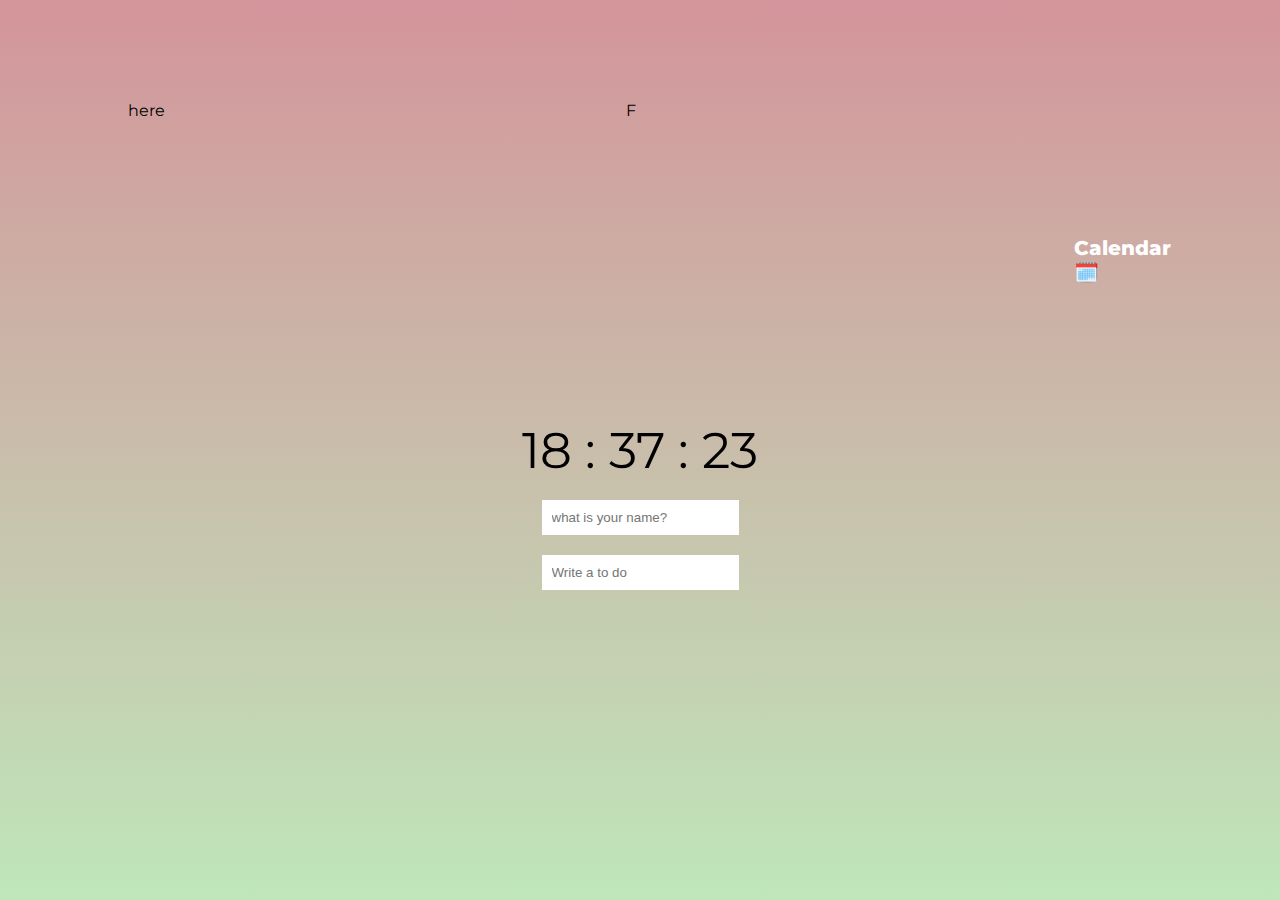
<file: index.html>
<!DOCTYPE html>
<html lang="en">
  <head>
    <meta charset="UTF-8" />
    <meta name="viewport" content="width=device-width, initial-scale=1.0" />
    <meta http-equiv="X-UA-Compatible" content="ie=edge" />
    <link
      rel="stylesheet"
      href="https://use.fontawesome.com/releases/v5.12.0/css/all.css"
      i
      ntegrity="sha384-REHJTs1r2ErKBuJB0fCK99gCYsVjwxHrSU0N7I1zl9vZbggVJXRMsv/sLlOAGb4M"
      crossorigin="anonymous"
    />
    <link rel="stylesheet" href="css/todo.css" />
    <link
      href="https://fonts.googleapis.com/css?family=Montserrat&display=swap"
      rel="stylesheet"
    />
    <title>Document</title>
  </head>
  <body>
    <div class="content"></div>
    <div class="info-container">
      
      <div class="timezone">here</div>
      <div class="tem-container">
        <h1 class="tem-degree"></h1>
        <span>F</span>
      </div>
      <div class="icon-container">
        <canvas class="icon" width="60" height="60"></canvas>
		<span class="descript"></span>
		<a href="calendar.html"> Calendar🗓️</a>
      </div>
 
      
      </div>
    </div>

    <div class="js-clock">
      <span>00:00</span>
    </div>
    <div class="todo-container">
      <form class="js-form form">
        <input
          type="text"
          placeholder="what is your name?"
          class="name-input"
        />
      </form>
      <h4 class="js-greetings greetings"></h4>

      <form class="js-toDoForm">
        <input type="text" placeholder="Write a to do" class="todo-input" />
      </form>
	  <ul class="js-toDoList"></ul>
	 
    </div>

    <script src="todo/todo.js"></script>
    <script src="todo/clock.js"></script>
    <script src="todo/greeting.js"></script>
    
    <script src="todo/skycons.js"></script>
    <script src="todo/weather.js"></script>
    <script src="calendar.js"></script>
  </body>
</html>
</file>
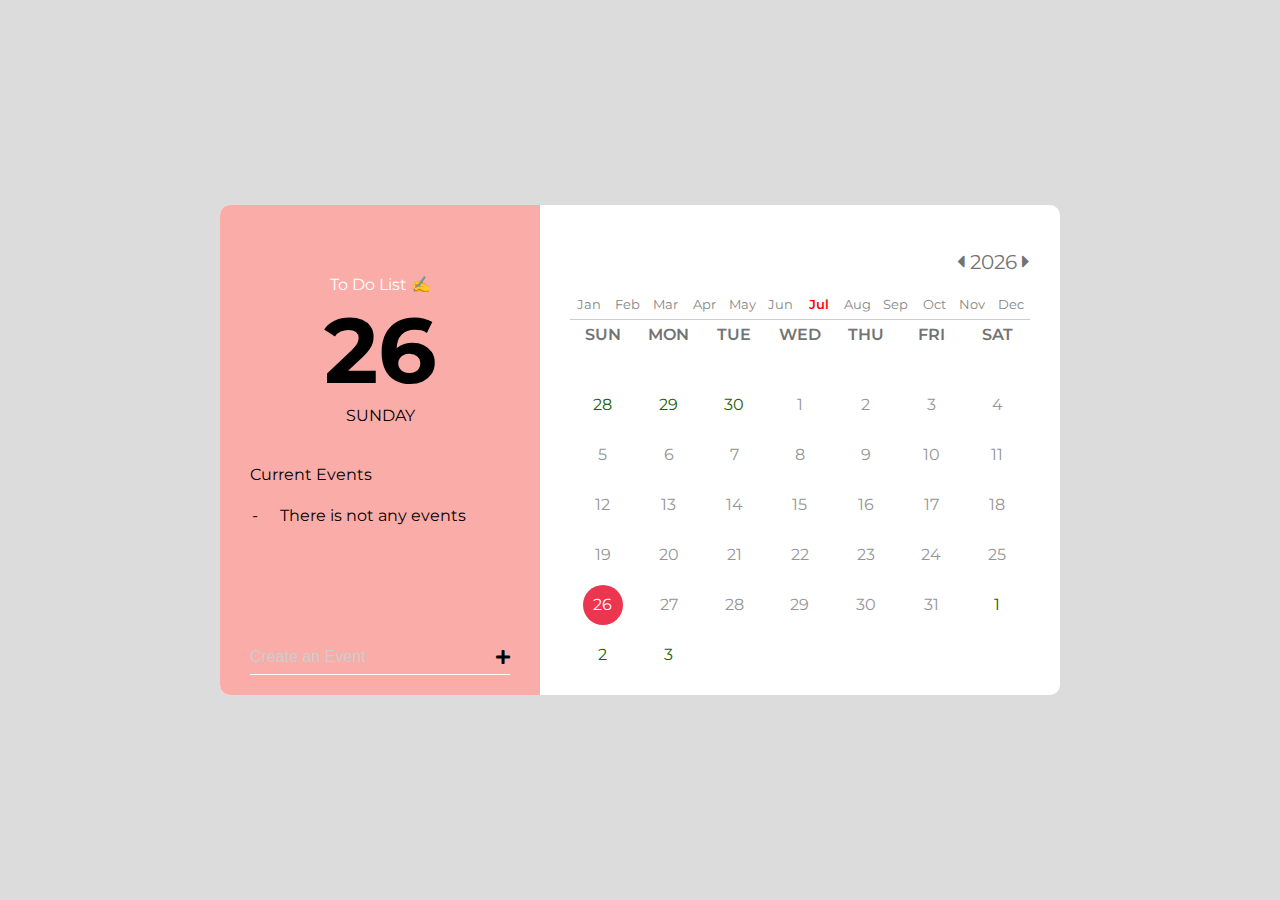
<file: calendar.html>
<!DOCTYPE html>
<html lang="en">
  <head>
    <meta charset="UTF-8" />
    <meta name="viewport" content="width=device-width, initial-scale=1.0" />
    <meta http-equiv="X-UA-Compatible" content="ie=edge" />
    <link
      href="https://fonts.googleapis.com/css?family=Montserrat&display=swap"
      rel="stylesheet"
    />
    <link
      rel="stylesheet"
      href="https://use.fontawesome.com/releases/v5.12.0/css/all.css"
      i
      ntegrity="sha384-REHJTs1r2ErKBuJB0fCK99gCYsVjwxHrSU0N7I1zl9vZbggVJXRMsv/sLlOAGb4M"
      crossorigin="anonymous"
    />
    <link rel="stylesheet" href="css/cal.css" />
    <title>Calendar</title>
  </head>
  <body>
    <div class="calendar disable-selection" id="calendar">
      <div class="left-side">
        <div class="current-day text-center">
          <a href="index.html">To Do List ✍️</a>
          <h1 class="calendar-left-side-day"></h1>
          <div class="calendar-left-side-day-of-week"></div>
        </div>

        <div class="current-day-events">
          <div>Current Events</div>
          <ul class="current-day-events-list">
            <li>event1</li>
          </ul>
        </div>
        <form class="add-event-day">
          <input
            type="text"
            class="add-event-day-field"
            placeholder="Create an Event"
          />
          <span
            class="fa fa-plus cursor-posinter add-event-day-field-btn"
          ></span>
        </form>
      </div>

      <div class="right-side">
        <div class="text-right calendar-change-year">
          <div class="calendar-change-year-slider">
            <span
              class="fa fa-caret-left cursor-pointer calendar-change-year-slider-prev"
            ></span>
            <span class="calendar-current-year"></span>
            <span
              class="fa fa-caret-right cursor-pointer calendar-change-year-slider-next"
            ></span>
          </div>
        </div>
        <div class="calendar-month-list">
          <ul class="calendar-month">
            <li></li>
          </ul>
        </div>
        <div class="calendar-week-list">
          <ul class="calendar-week">
            <li></li>
          </ul>
        </div>
        <div class="calendar-day-list">
          <ul class="calendar-days"></ul>
        </div>
      </div>
    </div>

    <script src="calendar.js"></script>
  </body>
</html>
</file>
<file: css/todo.css>
* {
  margin: 0;
  padding: 0;
  box-sizing: border-box;
}

body {
  background: linear-gradient(#d3959b, #bfe6ba);

  font-family: "Montserrat", sans-serif;
  height: 100vh;
  min-width: 640px;
  display: flex;
  justify-content: center;
  align-items: center;
  position: relative;
}

.bgImage {
  position: absolute;
  z-index: -1;
  top: 0;
  left: 0;
  width: 100%;
  height: 100%;
}

.info-container {
  position: absolute;
  display: flex;
  top: 80px;
  align-items: center;
  width: 80%;
  justify-content: space-between;
}
.icon-container {
  display: flex;
  flex-direction: column;
  justify-content: center;
  align-items: center;
}
.icon-container a {
  text-decoration: none;
  color: white;
  transform: translateY(150px);
  position: absolute;
  font-weight: 800;
  font-size: 20px;
}
.tem-container {
  cursor: pointer;
}

.icon-container span {
  font-weight: 600;
  font-size: 15px;
}

.tem-container h1 {
  display: inline-block;
}

.js-clock {
  text-align: center;
  position: absolute;
}

.js-clock span {
  font-size: 50px;
}

.js-form {
  position: relative;
}

.name-input {
  padding: 10px 10px;
  text-decoration: none;
  outline: none;
  border: none;
}

.form,
.greetings {
  display: none;
}

.showing {
  display: block;
}

/* todo */

.todo-container {
  position: absolute;
  display: inline-block;
  width: 70%;
  text-align: center;
  margin-top: 30px;
  top: 50%;

  overflow: scroll;
}

.todo-container form {
  margin: 20px 0px;
}

.todo-input {
  padding: 10px 10px;
  text-decoration: none;
  outline: none;
  border: none;
}

.js-toDoList {
  list-style: none;
}
/*
.bg {
  background-position: center;
  background-size: 100%;
  position: absolute;
  z-index: -1;
  top: 0;
  left: 0;
  width: 100%;
  height: 100%;
  color: rgba(0, 0, 0, 0.9);
}

.bg::after {
  content: "";
  position: absolute;
  top: 0;
  left: 0;
  width: 100%;
  height: 100%;
  z-index: 1;
  background: rgba(0, 0, 0, 0.9);
}

.content {
  position: relative;
  z-index: 2;
}
*/
</file>
<file: css/cal.css>
* {
  margin: 0;
  padding: 0;
  box-sizing: border-box;
}

body {
  background: #dcdcdc;
  font-family: "Montserrat", -apple-system, BlinkMacSystemFont, "Segoe UI",
    Roboto, Oxygen, Ubuntu, Cantarell, "Open Sans", "Helvetica Neue", sans-serif;
}
.text-center {
  text-align: center;
}

.text-right {
  text-align: right;
}

.text-muted {
  color: #777;
}

.cursor-pointer {
  cursor: pointer;
}

.disable-selection {
  -moz-user-select: none;
  /* Firefox */
  -ms-user-select: none;
  /* Internet Explorer */
  -khtml-user-select: none;
  /* KHTML browsers (e.g. Konqueror) */
  -webkit-user-select: none;
  /* Chrome, Safari, and Opera */
  -webkit-touch-callout: none;
  /* Disable Android and iOS callouts*/
}
.calendar,
.calendar .add-event-day .add-event-day-field-btn,
.calendar .calendar-days li:after {
  position: absolute;
  right: 0;
  left: 0;
  top: 0;
  bottom: 0;
  margin: auto;
}

.calendar .current-day a {
  text-decoration: none;
  color: white;
}

.calendar .calendar-left-side-day-of-week,
.current-day-events ul,
.calendar .add-event-day,
.calendar .calendar-change-year,
.calendar .calendar-days li {
  position: relative;
}

.calendar-lef-side-day,
.calendar-left-side-day-of-week .current-day-events,
.add-event-field-btn,
.calendar .add-event-day-field {
  color: white;
}

.calendar .calendar-left-side-day-of-week,
.calendar .calendar-week {
  text-transform: uppercase;
}
.calendar {
  background: white;
  width: 840px;
  height: 490px;
  border-radius: 10px;
  overflow: scroll;
}

.calendar .right-side,
.calendar .left-side {
  padding: 30px;
  height: 100%;
}
.calendar .left-side {
  width: 320px;
  background-color: #faaca8;
  float: left;
}

.calendar .current-day,
.calendar .current-day-events {
  padding-top: 40px;
}

.calendar .current-day-events {
  height: 215px;
}

.calendar .current-day-events ul {
  list-style: none;
  font-weight: 900px;
  padding: 20px 0px 10px 30px;
}

.calendar .current-day-events li {
  padding: 2px 0px;
}

.calendar .current-day-events ul li::before {
  content: "-";
  position: absolute;
  left: 2px;
}

.calendar h1.calendar-left-side-day {
  font-size: 92px;
}
.calendar .add-event-day {
  border-bottom: 1px solid white;
}
.calendar .add-event-day .add-event-day-field {
  border: none;
  background: transparent;
  height: 34px;
  width: 100%;
  font-size: 16px;
  padding-right: 30px;
}
.calendar .add-event-day .add-event-day-field:focus {
  outline: none;
}
.calendar .add-event-day .add-event-day-field::placeholder {
  color: #ccc;
}
.calendar .add-event-day .add-event-day-field-btn {
  left: inherit;
  line-height: 34px;
  cursor: pointer;
}
.calendar .right-side {
  width: 520px;
  float: right;
}
.calendar .calendar-change-year {
  font-size: 20px;
}
.calendar .calendar-change-year .calendar-change-year-slider {
  margin: 15px 0;
  color: #737373;
}
.calendar .calendar-change-year .calendar-change-year-slider .fa:hover {
  color: #404040;
}
.calendar .calendar-days,
.calendar .calendar-week,
.calendar .calendar-month {
  list-style: none;
  font-size: 0;
}

.calendar .calendar-days li,
.calendar .calendar-week li,
.calendar .calendar-month li {
  display: inline-block;
  text-align: center;
  cursor: pointer;
  font-size: 16px;
}

.calendar .calendar-month li {
  width: calc(460px / 12);
  height: 30px;
  line-height: 30px;
  color: #868686;
  font-size: 13px;
}
.calendar .calendar-month li.active {
  color: red;
  font-weight: 600;
}
.calendar .calendar-days li {
  width: calc(460px / 7);
  height: 50px;
  line-height: 50px;
}
.calendar .calendar-days li:after {
  content: attr(data-day);
  position: absolute;
  width: 40px;
  height: 40px;
  line-height: 40px;
  color: #959595;
}

.calendar .calendar-days li.another-month:after {
  color: #215f00;
}
.calendar .calendar-days li:hover:after,
.calendar .calendar-days li.selected-day:after,
.calendar .calendar-days li.event-day:before,
.calendar .calendar-days li.active-day:after {
  border-radius: 50%;
}
.calendar .calendar-days li:hover:after,
.calendar .calendar-days li.selected-day:after {
  background: #ccc;
  color: white;
}
.calendar .calendar-days li.event-day:before {
  content: " ";
  width: 5px;
  height: 5px;
  position: absolute;
  top: 7px;
  right: 7px;
  background: #1400c7;
}
.calendar .calendar-days li.active-day:after {
  color: white;
  background: #ec364f;
}
.calendar .calendar-week {
  margin-bottom: 30px;
  font-weight: 600;
  color: #737373;
  border-top: 1px solid #ccc;
}
.calendar .calendar-week li {
  width: calc(460px / 7);
  height: 30px;
  line-height: 30px;
}
</file>
